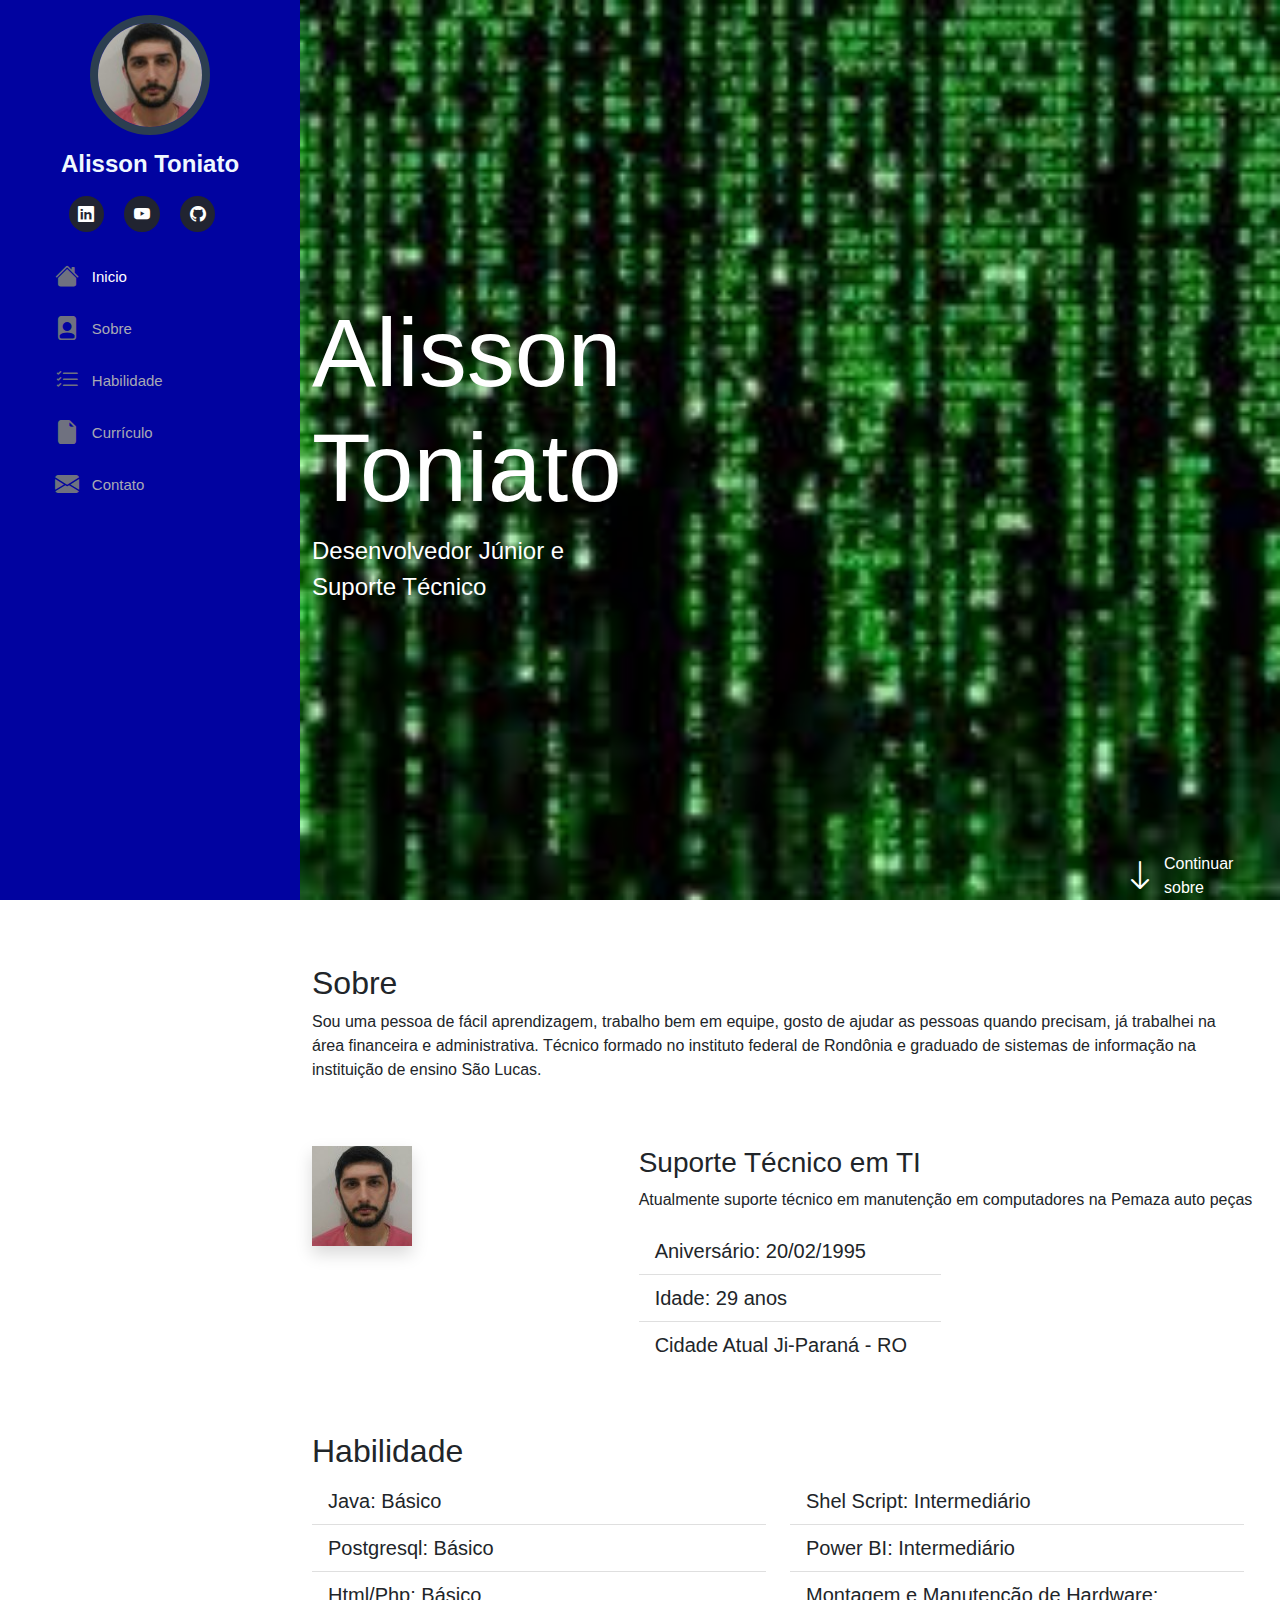
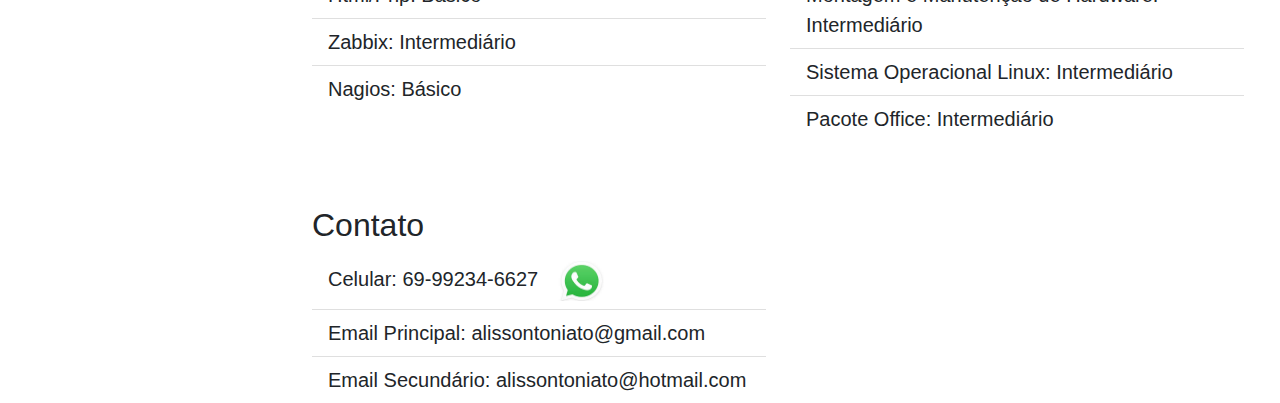
<file: index.html>
<!DOCTYPE html>
<html lang="pt-br">
<head>
    <meta charset="UTF-8">
    <meta http-equiv="X-UA-Compatible" content="IE=edge">
    <meta name="viewport" content="width=device-width, initial-scale=1.0">
    <link rel="stylesheet" href="static/bootstrap/css/bootstrap.css">
    <link rel="stylesheet" href="static/style.css">
    <link rel="icon" type='image/png' href="static/img">
    <link rel="stylesheet" href="https://cdn.jsdelivr.net/npm/bootstrap-icons@1.5.0/font/bootstrap-icons.css">
    
   

    <title>Curriculo</title>
</head>
<body>

    
    <i class="bi bi-list-nested menu-mobile"></i>

    <!-- asside é uma tag de barra lateral responsiva -->
    <aside id="header">
        <!-- section é pra adicionar seções generica na pag -->
        <section class="profile"> 
                <img src="static/img/alisson.jpg" alt="foto pessoal">
                <h1>Alisson Toniato</h1>
            <div class= "sociais mt-4 text-center">
                <!-- tag <a> serve para adicionar links -->
                <a target="_blank" href="https://www.linkedin.com/in/alisson-toniato-dos-santos-6a9a70ba/" >
                    <i class="bi bi-linkedin"></i></a>
                <!-- tag <i> o texto fica itálico -->
                
                    
               <!-- <a target="_blank" href="https://www.instagram.com/alissontoniato/" > 
                    <i class="bi bi-instagram"></i></a> -->
               

                <a target="_blank" href="https://www.youtube.com/channel/UCjoa8E38wdrq-oOE48eqqhg" >
                    <i class="bi bi-youtube"></i></a>
                
                <a target="_blank" href="https://github.com/Alissontoniato" >
                    <i class="bi bi-github"></i></a>
            </div>    

        </section>
        <nav id="navbar" class="nav-menu">
            <ul class="nav flex-column">
                <li class="nav-item">
                  <a class="nav-link active" aria-current="page" href="#inicio">
                       <i class="bi bi-house-fill"></i> Inicio</a>
                  
                </li>
                <li class="nav-item">
                  <a class="nav-link" href="#sobre"> <i class="bi bi-file-person-fill"></i> Sobre</a>
                </li>
                <li class="nav-item">
                  <a class="nav-link" href="#Habilidade"> <i class="bi bi-list-check"></i> Habilidade</a>
                </li>
                <li class="nav-item">
                    <a class="nav-link" href="static/img/AlissonToniato.pdf" target="_blank"> <i class="bi bi-file-earmark-fill"></i> Currículo</a>
				</li>
               <li class="nav-item">
                    <a class="nav-link" href="#Contato"> <i class="bi bi-envelope-fill"></i> Contato</a>
                  </li>

              </ul>

        </nav>

    </aside>

<main id="main">
<section id="inicio" class="row m-0 p-0">
    <div class="col-md-5 d-flex justify-content-center align-items-center flex-column">
        <h2 class="text-white text-shadow">Alisson Toniato</h2>
        <span id="subititulo" class="text-white text-shadow" >Desenvolvedor Júnior e Suporte Técnico</span>
    </div>
    <div class="col-md-7 d-flex justify-content-end align-items-end ">

        <div id="arraste" class="d-flex align-items-center">
            <i class="bi bi-arrow-down text-white pe-2 fs-2" aria-hidden="true"></i>
            <a href="#sobre">Continuar sobre</a>
        </div>
       
    </div>

</section>

<section class="container mt-5 " id="sobre">
    <div class="row w-100">
        <div class="col-md-12">
            <h2 class="pt-3" >Sobre</h2>
            <p>Sou uma pessoa de fácil aprendizagem, trabalho bem em equipe, gosto de ajudar as pessoas quando precisam, já trabalhei na área financeira e administrativa.
			Técnico formado no instituto federal de Rondônia e graduado de sistemas de informação na instituição de ensino São Lucas.
            </p>
        </div>
 </div>
        <div class="row mt-5">
            <div class="col-md-4">
                <img class="img-fluid shadow " src="static/img/alisson.jpg" alt="Minha foto">
            </div>
            <div class="col-md-8">
                <h3>Suporte Técnico em TI</h3>
                <p>Atualmente suporte técnico em manutenção em computadores na Pemaza auto peças</p>
                <div class="row">
                    <div class="col-md-6">
                        <ul class="list-group list-group-flush fs-5 ">
                            <li class="list-group-item">Aniversário: <span class="fw-lighter"> 20/02/1995</span></li>
                            <li class="list-group-item">Idade: <span class="fw-lighter"> 29 anos</span></li>
                            <li class="list-group-item">Cidade Atual<span class="fw-lighter"> Ji-Paraná - RO</span></li>  
                          </ul>
                    </div>
                </div>
                
            </div>
        </div>
</section>

<section class="container mt-5 " id="Habilidade">
  <div class="row w-100">
        <div class="col-md-12"> 
            <h2 class="pt-3" >Habilidade</h2>
         <div class="row">
                    <div class="col-md-6">
                        <ul class="list-group list-group-flush fs-5 ">
                            <li class="list-group-item">Java: <span class="fw-lighter">Básico</span></li>
                            <li class="list-group-item">Postgresql: <span class="fw-lighter">Básico </span></li>
                            <li class="list-group-item">Html/Php: <span class="fw-lighter">Básico </span></li>  
							<li class="list-group-item">Zabbix: <span class="fw-lighter">Intermediário </span></li> 
							<li class="list-group-item">Nagios: <span class="fw-lighter">Básico </span></li> 
                          </ul>
                    </div>
                    <div class="col-md-6">
                        <ul class="list-group list-group-flush fs-5">
                            <li class="list-group-item">Shel Script: <span class="fw-lighter"> Intermediário</span></li>
                            <li class="list-group-item">Power BI: <span class="fw-lighter"> Intermediário</span></li>
                            <li class="list-group-item">Montagem e Manutenção de Hardware: <span class="fw-lighter"> Intermediário</span></li> 
							<li class="list-group-item">Sistema Operacional Linux: <span class="fw-lighter">Intermediário </span></li> 
							<li class="list-group-item">Pacote Office: <span class="fw-lighter"> Intermediário</span></li>  
                          </ul>
                    </div>
                </div>
        </div>
    </div>
</section>

<section class="container mt-5 " id="Contato">
  <div class="row w-100">
        <div class="col-md-12"> 
            <h2 class="pt-3" >Contato</h2>
         <div class="row">
                    <div class="col-md-6">
                        <ul class="list-group list-group-flush fs-5 ">
                            <li class="list-group-item">Celular: <span class="fw-lighter">69-99234-6627</span> <img width="75" height="40" src="static/img/wats2.jpg"></li>
                            <li class="list-group-item">Email Principal: <span class="fw-lighter">alissontoniato@gmail.com </span></li>
                            <li class="list-group-item">Email Secundário: <span class="fw-lighter">alissontoniato@hotmail.com </span></li>  
					    </ul>
                    </div>
                </div>
        </div>
    </div>
</section>
		
</main>

    <script src= "static/bootstrap/js/bootstrap.bundle.min.js"></script>
    <script src="static/script.js"></script>
    <script src="lib/jquery/jquery.min.js"></script>
</body>
</html>
</file>
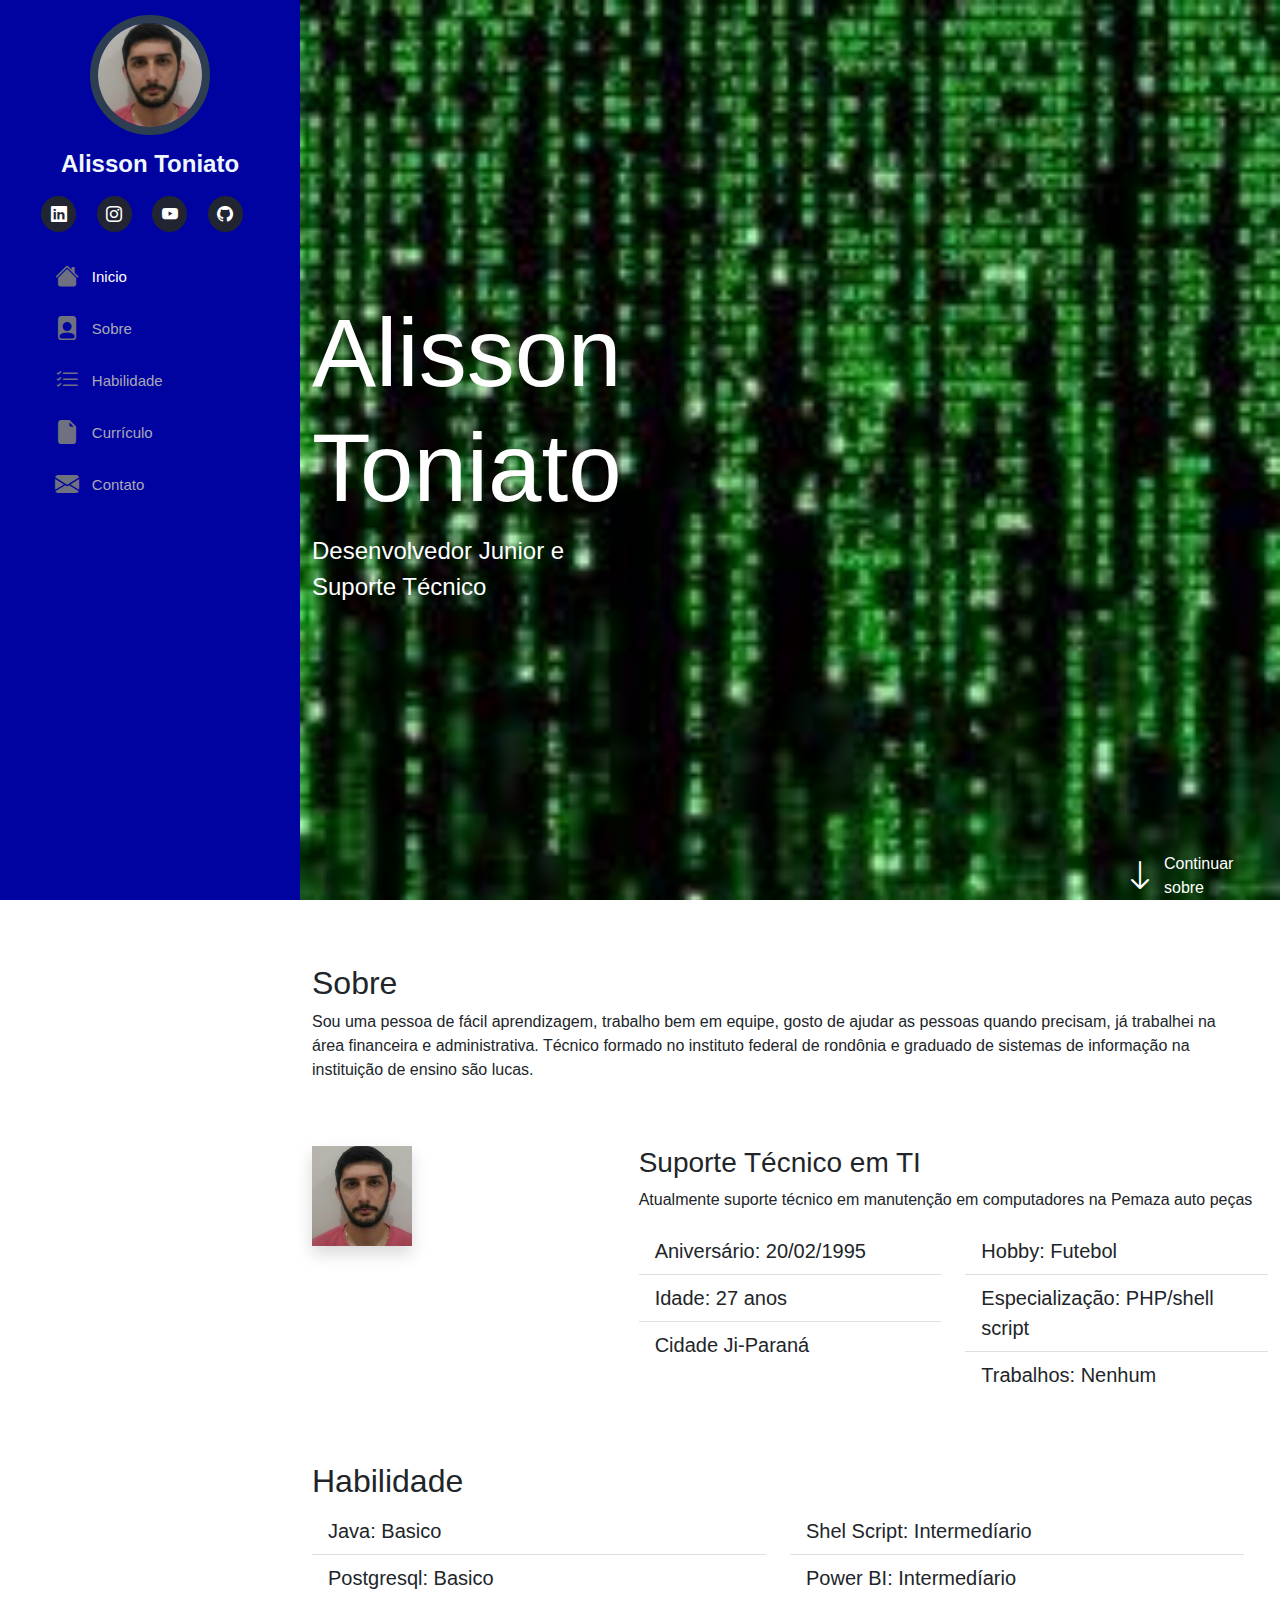
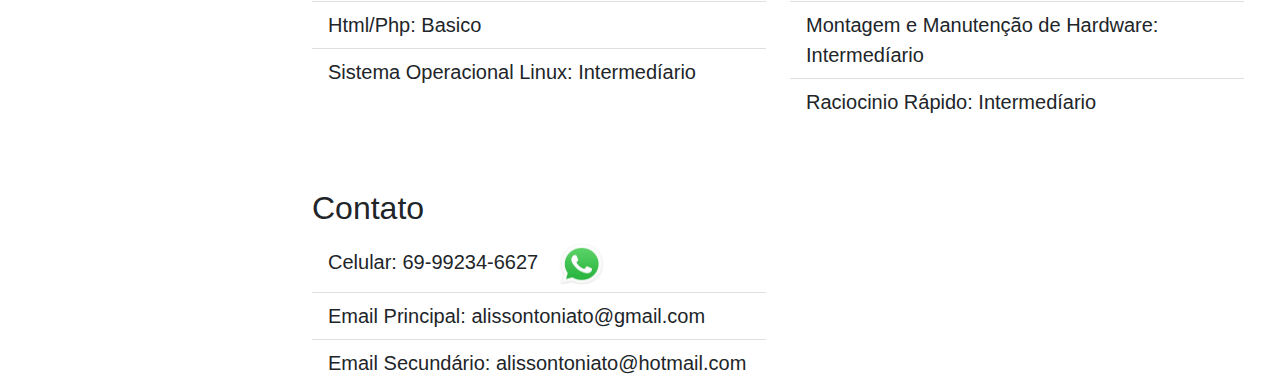
<file: templates/index.html>
<!DOCTYPE html>
<html lang="pt-br">
<head>
    <meta charset="UTF-8">
    <meta http-equiv="X-UA-Compatible" content="IE=edge">
    <meta name="viewport" content="width=device-width, initial-scale=1.0">
    <link rel="stylesheet" href="../static/bootstrap/css/bootstrap.css">
    <link rel="stylesheet" href="../static/style.css">
    <link rel="icon" type='image/png' href="../static/img">
    <link rel="stylesheet" href="https://cdn.jsdelivr.net/npm/bootstrap-icons@1.5.0/font/bootstrap-icons.css">
    
   

    <title>Curriculo</title>
</head>
<body>

    
    <i class="bi bi-list-nested menu-mobile"></i>

    <!-- asside é uma tag de barra lateral responsiva -->
    <aside id="header">
        <!-- section é pra adicionar seções generica na pag -->
        <section class="profile"> 
                <img src="../static/img/alisson.jpg" alt="foto pessoal">
                <h1>Alisson Toniato</h1>
            <div class= "sociais mt-4 text-center">
                <!-- tag <a> serve para adicionar links -->
                <a target="_blank" href="https://www.linkedin.com/in/alisson-toniato-dos-santos-6a9a70ba/" >
                    <i class="bi bi-linkedin"></i></a>
                <!-- tag <i> o texto fica itálico -->
                
                    
                <a target="_blank" href="https://www.instagram.com/alissontoniato/" > 
                    <i class="bi bi-instagram"></i></a>
               

                <a target="_blank" href="https://www.youtube.com/channel/UCjoa8E38wdrq-oOE48eqqhg" >
                    <i class="bi bi-youtube"></i></a>
                
                <a target="_blank" href="https://github.com/Alissontoniato" >
                    <i class="bi bi-github"></i></a>
            </div>    

        </section>
        <nav id="navbar" class="nav-menu">
            <ul class="nav flex-column">
                <li class="nav-item">
                  <a class="nav-link active" aria-current="page" href="#inicio">
                       <i class="bi bi-house-fill"></i> Inicio</a>
                  
                </li>
               <li class="nav-item">
                  <a class="nav-link" href="#sobre"> <i class="bi bi-file-person-fill"></i> Sobre</a>
                </li>
                <li class="nav-item">
                  <a class="nav-link" href="#Habilidade"> <i class="bi bi-list-check"></i> Habilidade</a>
                </li>
                <li class="nav-item">
                    <a class="nav-link" href="../static/img/AlissonToniato.pdf" target="_blank"> <i class="bi bi-file-earmark-fill"></i> Currículo</a>
				</li>
               <li class="nav-item">
                    <a class="nav-link" href="#Contato"> <i class="bi bi-envelope-fill"></i> Contato</a>
                  </li>

              </ul>

        </nav>

    </aside>

<main id="main">
<section id="inicio" class="row m-0 p-0">
    <div class="col-md-5 d-flex justify-content-center align-items-center flex-column">
        <h2 class="text-white text-shadow">Alisson Toniato</h2>
        <span id="subititulo" class="text-white text-shadow" >Desenvolvedor Junior e Suporte Técnico</span>
    </div>
    <div class="col-md-7 d-flex justify-content-end align-items-end ">

        <div id="arraste" class="d-flex align-items-center">
            <i class="bi bi-arrow-down text-white pe-2 fs-2" aria-hidden="true"></i>
            <a href="#sobre">Continuar sobre</a>
        </div>
       
    </div>

</section>

<section class="container mt-5 " id="sobre">
    <div class="row w-100">
        <div class="col-md-12">
            <h2 class="pt-3" >Sobre</h2>
            <p>Sou uma pessoa de fácil aprendizagem, trabalho bem em equipe, gosto de ajudar as pessoas quando precisam, já trabalhei na área financeira e administrativa.
			Técnico formado no instituto federal de rondônia e graduado de sistemas de informação na instituição de ensino são lucas.
            </p>
        </div>
 </div>
        <div class="row mt-5">
            <div class="col-md-4">
                <img class="img-fluid shadow " src="../static/img/alisson.jpg" alt="Minha foto">
            </div>
            <div class="col-md-8">
                <h3>Suporte Técnico em TI</h3>
                <p>Atualmente suporte técnico em manutenção em computadores na Pemaza auto peças</p>
                <div class="row">
                    <div class="col-md-6">
                        <ul class="list-group list-group-flush fs-5 ">
                            <li class="list-group-item">Aniversário: <span class="fw-lighter"> 20/02/1995</span></li>
                            <li class="list-group-item">Idade: <span class="fw-lighter"> 27 anos</span></li>
                            <li class="list-group-item">Cidade <span class="fw-lighter"> Ji-Paraná</span></li>  
                          </ul>
                    </div>
                    <div class="col-md-6">
                        <ul class="list-group list-group-flush fs-5">
                            <li class="list-group-item">Hobby: <span class="fw-lighter"> Futebol</span></li>
                            <li class="list-group-item">Especialização: <span class="fw-lighter"> PHP/shell script</span></li>
                            <li class="list-group-item">Trabalhos: <span class="fw-lighter"> Nenhum</span></li>   
                          </ul>
                    </div>
                </div>
                
            </div>
        </div>
</section>


<section class="container mt-5 " id="Habilidade">
  <div class="row w-100">
        <div class="col-md-12"> 
            <h2 class="pt-3" >Habilidade</h2>
         <div class="row">
                    <div class="col-md-6">
                        <ul class="list-group list-group-flush fs-5 ">
                            <li class="list-group-item">Java: <span class="fw-lighter">Basico</span></li>
                            <li class="list-group-item">Postgresql: <span class="fw-lighter">Basico </span></li>
                            <li class="list-group-item">Html/Php: <span class="fw-lighter">Basico </span></li>  
							<li class="list-group-item">Sistema Operacional Linux: <span class="fw-lighter">Intermedíario </span></li> 
                          </ul>
                    </div>
                    <div class="col-md-6">
                        <ul class="list-group list-group-flush fs-5">
                            <li class="list-group-item">Shel Script: <span class="fw-lighter"> Intermedíario</span></li>
                            <li class="list-group-item">Power BI: <span class="fw-lighter"> Intermedíario</span></li>
                            <li class="list-group-item">Montagem e Manutenção de Hardware: <span class="fw-lighter"> Intermedíario</span></li>   
							<li class="list-group-item">Raciocinio Rápido: <span class="fw-lighter"> Intermedíario</span></li>  
                          </ul>
                    </div>
                </div>
        </div>
    </div>
</section>

<section class="container mt-5 " id="Contato">
  <div class="row w-100">
        <div class="col-md-12"> 
            <h2 class="pt-3" >Contato</h2>
         <div class="row">
                    <div class="col-md-6">
                        <ul class="list-group list-group-flush fs-5 ">
                            <li class="list-group-item">Celular: <span class="fw-lighter">69-99234-6627</span> <img width="75" height="40" src="../static/img/wats2.jpg"></li>
                            <li class="list-group-item">Email Principal: <span class="fw-lighter">alissontoniato@gmail.com </span></li>
                            <li class="list-group-item">Email Secundário: <span class="fw-lighter">alissontoniato@hotmail.com </span></li>  
					    </ul>
                    </div>
                </div>
        </div>
    </div>
</section>

</main>

    <script src= "../static/bootstrap/js/bootstrap.bundle.min.js"></script>
    <script src="../static/script.js"></script>
    <script src="../lib/jquery/jquery.min.js"></script>
</body>
</html>
</file>
<file: static/style.css>
@import url('https://fonts.googleapis.com/css2?family=Roboto+Condensed:ital,wght@0,300;0,400;0,700;1,300;1,400;1,700&display=swap');


html, body{
    scroll-behavior: smooth;
    font-family: -apple-system, BlinkMacSystemFont, 'Segoe UI', Roboto, Oxygen, Ubuntu, Cantarell, 'Open Sans', 'Helvetica Neue', sans-serif;
    width: 100%;
    height: 100%;
    
}

#header{
    /* aqui está dizendo que a barra lateral fique presa na parte esquerda */
position: fixed;
top: 0;
left: 0;
bottom: 0;
background: #0103a0;
/* overflow é para definir a rolagem quando necessaria */
overflow-y: auto;
/* largura fixa é bom para não desorganizar os itens */
width: 300px;
/* transition é o tempo de animação quando mudar as propriedades */
transition: all ease-in-out 1.5s ;
padding: 0 15px;
/* z-index é o eixo Z, no qual define a profundidade pra sobrepor outros elementos */
z-index: 9997;
}
#header .profile img {
/* margin auto define que ela sempre centralize */
margin: 15px auto;
/* block organiza em um bloco que começa da esquerda para diereita*/
display: block;
width: 120px;
border-radius: 50%;
/* solid é uma linha entorno total do elemento */
border: 8px solid #2C3E50 ;
}
#header .profile h1{
    font-size: 24px;
    margin: 0;
    padding: 0;
    font-weight: 600;
    text-align: center;
    color: aliceblue;
}
#header .profile .sociais a {
    font-size: 1rem;
    background: #212431;
    color: #fff;
    padding: 0.6rem;
    margin-right: 1rem;
    border-radius: 50%;
    transition: 0.3s;
    text-decoration: none;
}
/* hover é pra quando passar o mouse */
#header .profile sociais a:hover {
background: blue;
}
.nav-menu{
    padding: 1.5rem;
}
.nav-menu a, .nav-menu a:focus{
    display: flex;
    align-items: center;
    color: #a8a9b4;
    transition: 0.3s;
    font-size: 15px;
}
.nav-menu a i, .nav-menu a:focus i{
    font-size: 24px;
    padding-right: 0.8rem;
    color: #6f7180;
}
.nav-menu a:hover, .nav-menu .active, .nav-menu .active:focus, .nav-menu li:hover > a{
    text-decoration: none;
    color: #fff;
}
nav-menu a:hover, .nav-menu .active, .nav-menu .active:focus, .nav-menu li:hover > a  i {
    
    color: #fff;
}

#main {
    margin-left: 300px;
}
section#inicio {

    background-image: url("./img/prog2.jpg");
    /* para não se repetir */
    background-repeat: no-repeat;
    /* ocupar todo o espaçoo */
    background-size: cover;
    /* pra ela ficar fixar e não se mover quando dar scroll */
    background-attachment: fixed;
    /* center pra quando diminuir  atela ela ficar no centro; */
    background-position: center;
    width: 100%;
    height: 100vh;
    transition: all ease-in-out 0.5s ;
}

section#inicio h2 {
font-size: 6rem;
}
section#inicio span#subititulo{
    margin-right: 8rem;
    font-size: 1.5rem;

}
.text-shadow{
    text-shadow: 4px 4px 10px #00000;
}
section#inicio div#arraste{
    width: 9rem;
}
section#inicio div#arraste a{
    text-decoration: none;
    color: #fff;
    transition: all ease-in-out 0.5s ;
}
i.menu-mobile {
    position: fixed;
    color: #fff;
    background-color: #252c90;
    right: 1rem;
    top: 1rem;
    font-size: 1.5rem;
    border-radius: 4rem;
    cursor: pointer;
    z-index: 10;
    width: 45px;
    height: 45px;
    display: none;
    justify-content: center;
    align-items: center;
}
.menu-nav-active{
    overflow: hidden;
}
.menu-nav-active #header{
    left: 0;
}

@media (max-width: 1024px) {
    #header{
        left: -300px;
    }
    i.menu-mobile{
        display: flex;
    }
    section#inicio h2{
        font-size: 3.5rem;
    }
    
    section#inicio span#subititulo{
        margin-right: 0;
        font-size: 1rem;
    }
    #main{
        margin-left: 0;
    }
}

*::-webkit-scrollbar{
    width: 10px;
}
*::-webkit-scrollbar-track{
    width: 12px;
    box-shadow: inset 0 0 .3rem #00000050;
    background-color: #fff;
}
*::-webkit-scrollbar-thumb{
    background-color: #252c90;
    border-radius: 100%;
}
</file>
